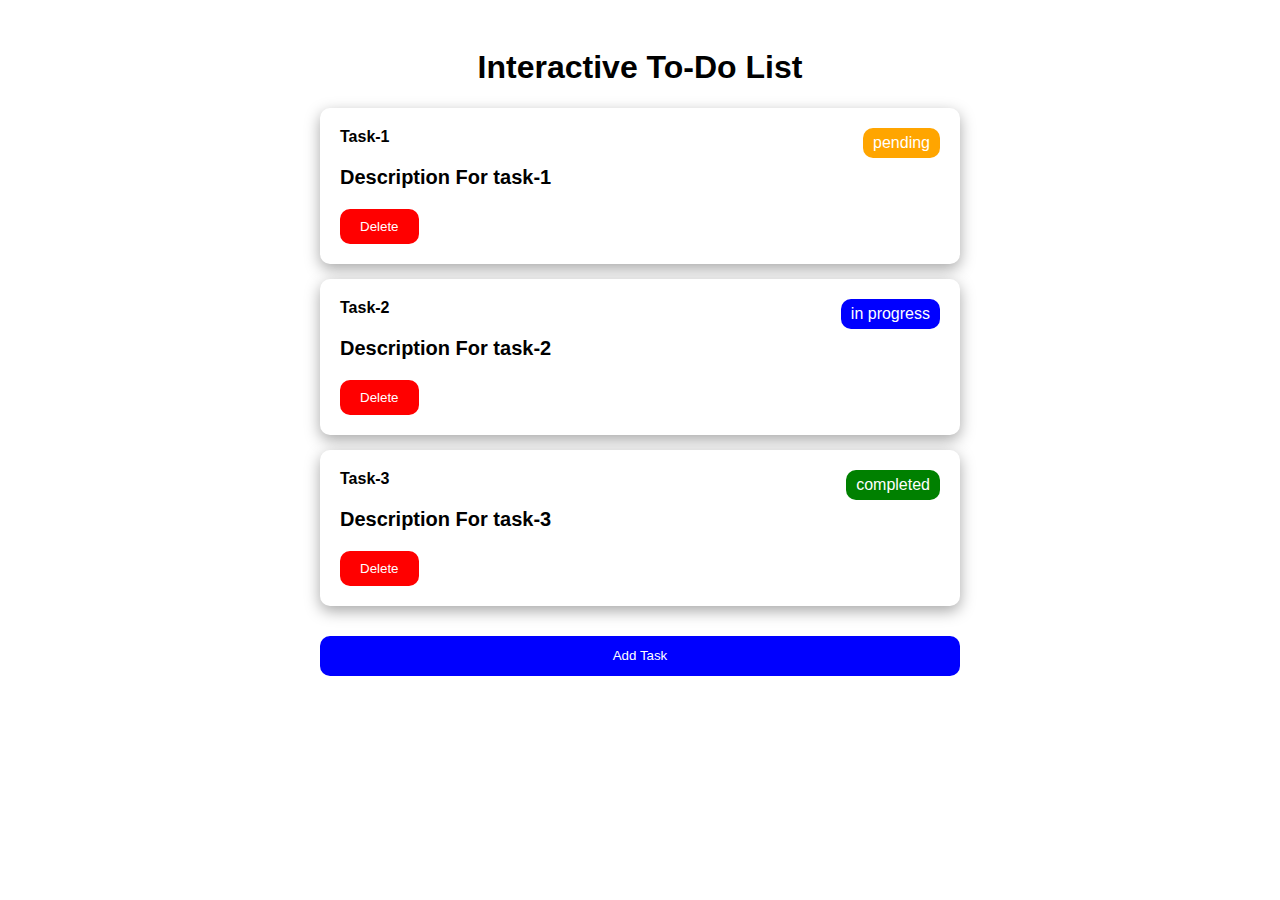
<file: dom/index.html>
<!DOCTYPE html>
<html lang="en">
<head>
    <meta charset="UTF-8">
    <meta name="viewport" content="width=device-width, initial-scale=1.0">
    <title>DOM</title>
</head>
<body>

    <script src="app.js"></script>
</body>
</html>
</file>
